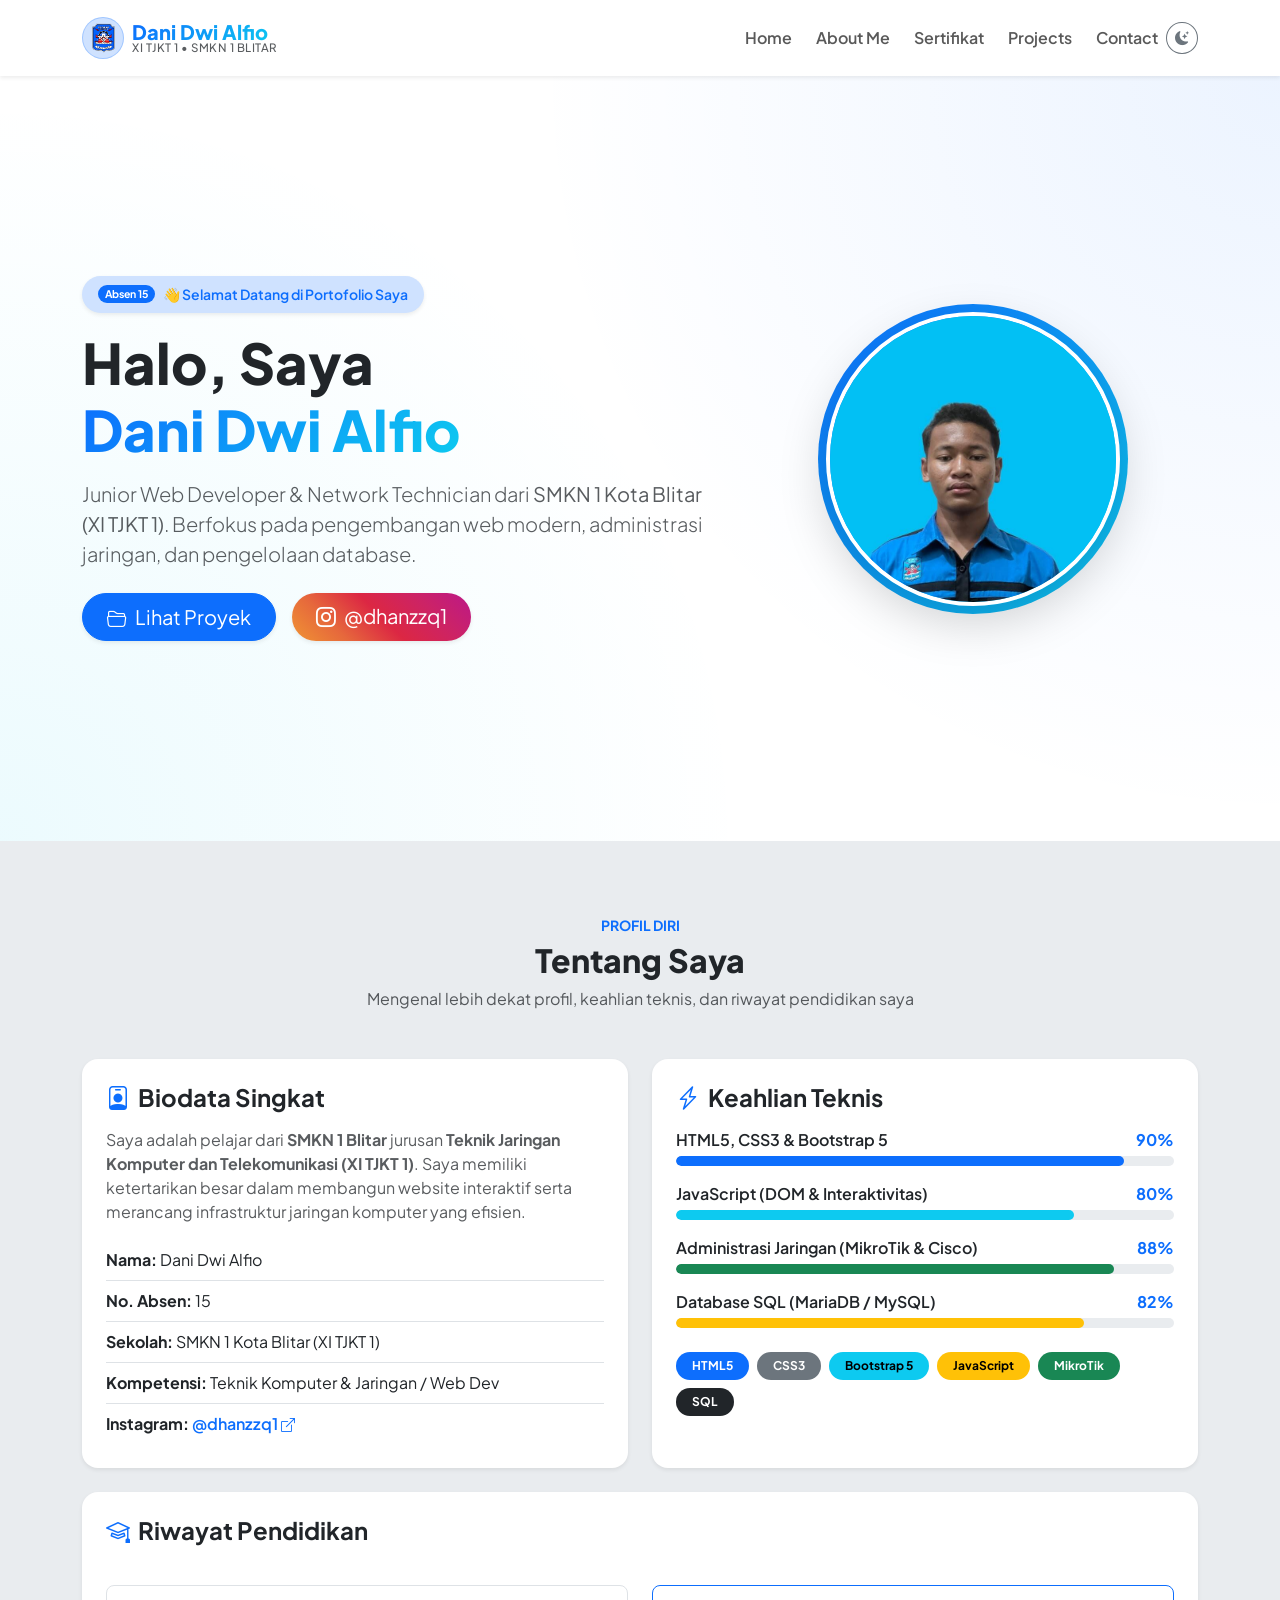
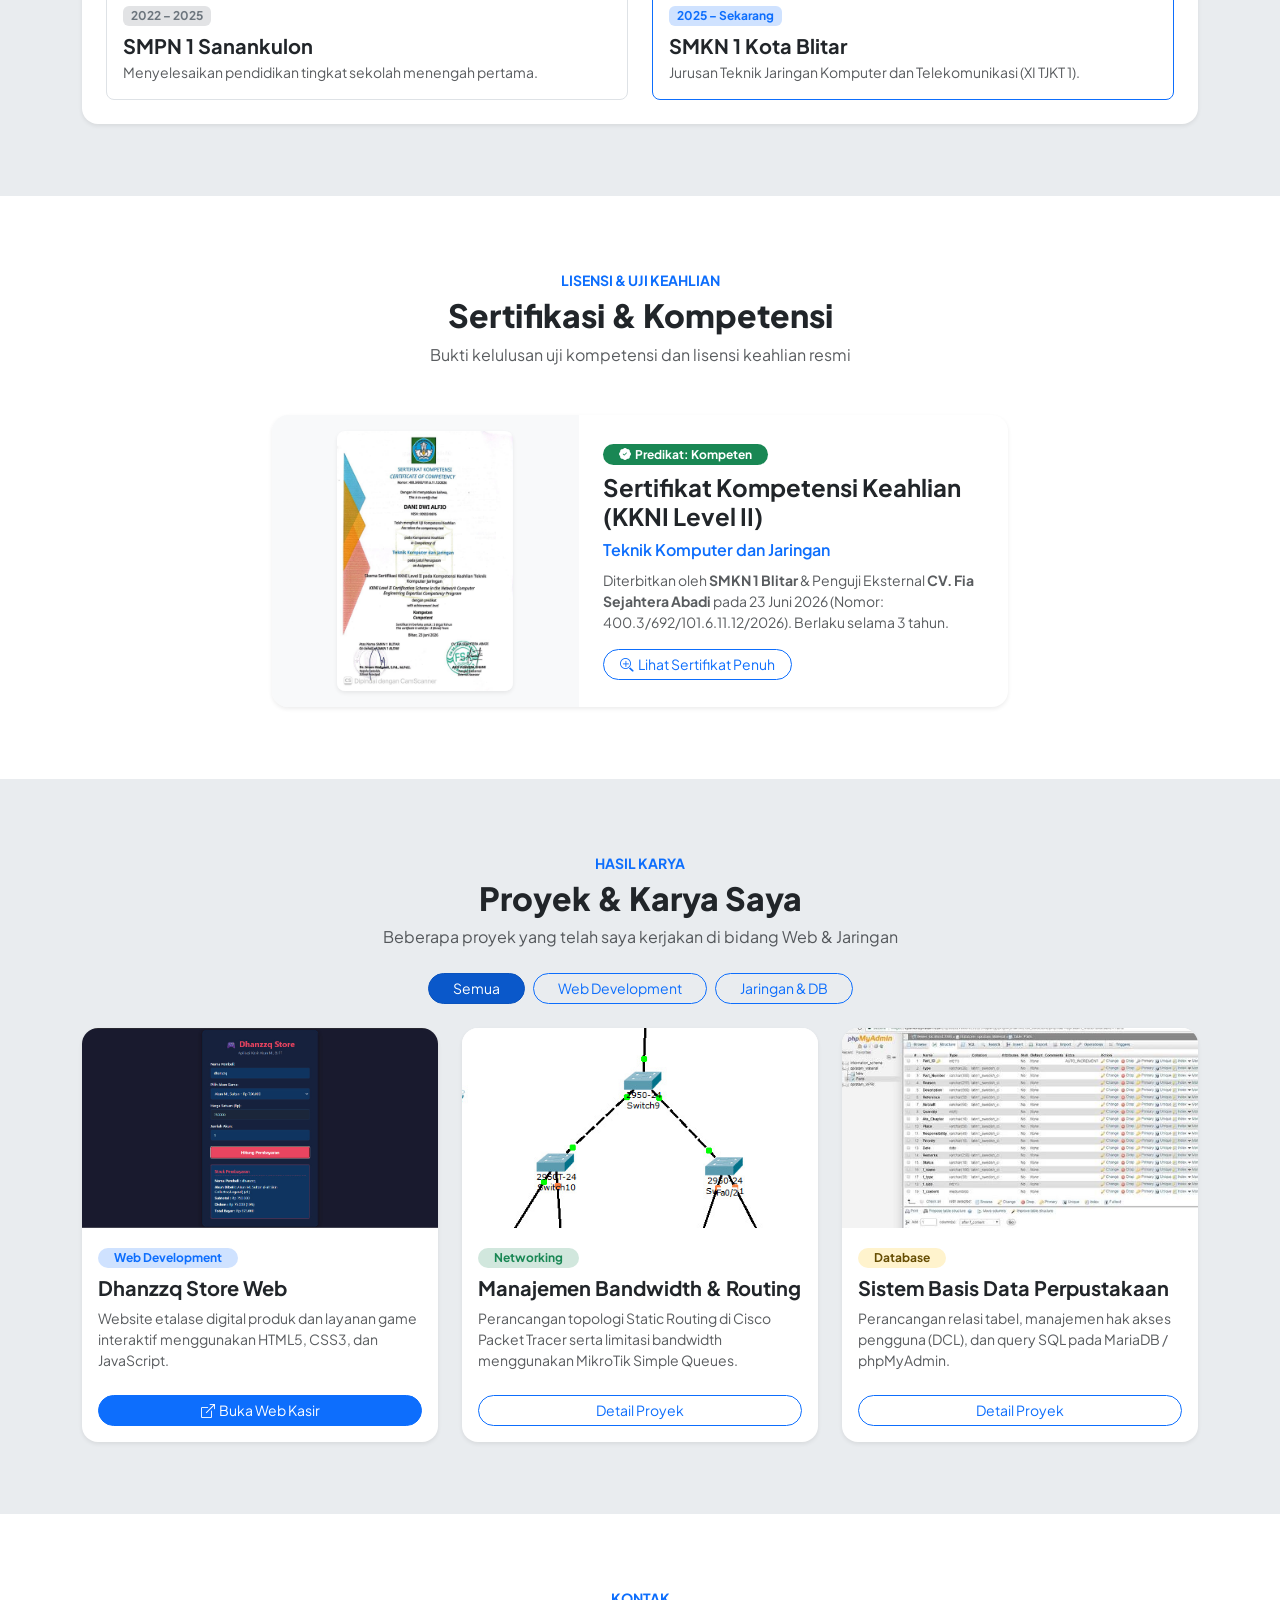
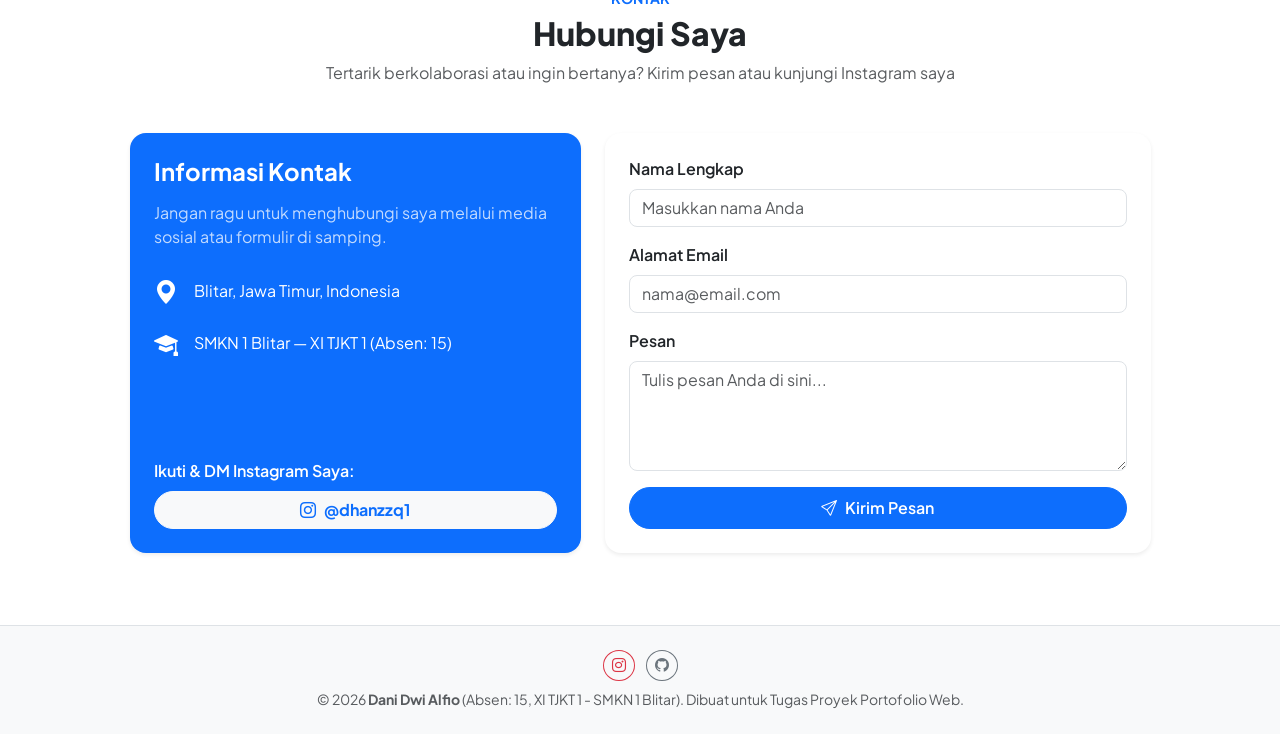
<file: index.html>
<!DOCTYPE html>
<html lang="id" data-bs-theme="light">
<head>
    <meta charset="UTF-8">
    <meta name="viewport" content="width=device-width, initial-scale=1.0">
    <title>Portofolio - Dani Dwi Alfio</title>
    <!-- Bootstrap 5 CSS -->
    <link href="https://cdn.jsdelivr.net/npm/bootstrap@5.3.3/dist/css/bootstrap.min.css" rel="stylesheet">
    <!-- Bootstrap Icons -->
    <link rel="stylesheet" href="https://cdn.jsdelivr.net/npm/bootstrap-icons@1.11.3/font/bootstrap-icons.min.css">
    <!-- Google Fonts -->
    <link href="https://fonts.googleapis.com/css2?family=Plus+Jakarta+Sans:wght@400;500;600;700;800&display=swap" rel="stylesheet">
    <!-- Custom CSS -->
    <link rel="stylesheet" href="assets/css/style.css">
</head>
<body>

    <!-- NAVBAR MODERN DENGAN LOGO SEKOLAH -->
    <header class="sticky-top shadow-sm navbar-glass">
        <nav class="navbar navbar-expand-lg">
            <div class="container py-1">
                <a class="navbar-brand d-flex align-items-center gap-2" href="#home">
                    <div class="school-logo-box d-flex align-items-center justify-content-center rounded-circle bg-primary-subtle p-1">
                        <img src="assets/img/logo-sekolah.png" alt="Logo SMKN 1 Blitar" width="34" height="34" class="object-fit-contain" onerror="this.style.display='none'; this.nextElementSibling.style.display='inline-block';">
                        <i class="bi bi-mortarboard-fill text-primary fs-5" style="display: none;"></i>
                    </div>
                    <div class="d-flex flex-column lh-1">
                        <span class="fw-extrabold fs-5 brand-gradient">Dani Dwi Alfio</span>
                        <small class="text-body-secondary fw-medium" style="font-size: 0.72rem; letter-spacing: 0.5px;">XI TJKT 1 • SMKN 1 BLITAR</small>
                    </div>
                </a>

                <div class="d-flex align-items-center order-lg-3 gap-2">
                    <!-- Tombol Dark/Light Mode -->
                    <button class="btn btn-outline-secondary btn-sm rounded-circle p-2 lh-1" id="themeToggle" title="Ubah Tema">
                        <i class="bi bi-moon-stars-fill" id="themeIcon"></i>
                    </button>
                    <!-- Hamburger Menu Mobile -->
                    <button class="navbar-toggler" type="button" data-bs-toggle="collapse" data-bs-target="#navMenu" aria-controls="navMenu" aria-expanded="false" aria-label="Toggle navigation">
                        <span class="navbar-toggler-icon"></span>
                    </button>
                </div>

                <div class="collapse navbar-collapse" id="navMenu">
                    <ul class="navbar-nav ms-auto mb-2 mb-lg-0 fw-semibold gap-lg-2">
                        <li class="nav-item"><a class="nav-link" href="#home">Home</a></li>
                        <li class="nav-item"><a class="nav-link" href="#about">About Me</a></li>
                        <li class="nav-item"><a class="nav-link" href="#certificates">Sertifikat</a></li>
                        <li class="nav-item"><a class="nav-link" href="#projects">Projects</a></li>
                        <li class="nav-item"><a class="nav-link" href="#contact">Contact</a></li>
                    </ul>
                </div>
            </div>
        </nav>
    </header>

    <main>
        <!-- 1. HERO SECTION -->
        <section id="home" class="hero-section py-5 d-flex align-items-center">
            <div class="container py-4">
                <div class="row align-items-center gy-5">
                    <div class="col-lg-7 text-center text-lg-start">
                        <div class="d-inline-flex align-items-center gap-2 bg-primary-subtle text-primary px-3 py-2 rounded-pill mb-3 fw-semibold small shadow-sm">
                            <span class="badge bg-primary rounded-pill">Absen 15</span>
                            <span>👋 Selamat Datang di Portofolio Saya</span>
                        </div>
                        <h1 class="display-4 fw-extrabold mb-3 tracking-tight">
                            Halo, Saya <br><span class="brand-gradient">Dani Dwi Alfio</span>
                        </h1>
                        <p class="lead text-body-secondary mb-4">
                            Junior Web Developer & Network Technician dari <strong>SMKN 1 Kota Blitar (XI TJKT 1)</strong>. Berfokus pada pengembangan web modern, administrasi jaringan, dan pengelolaan database.
                        </p>
                        <div class="d-flex flex-wrap justify-content-center justify-content-lg-start gap-3">
                            <a href="#projects" class="btn btn-primary btn-lg px-4 rounded-pill shadow-sm">
                                <i class="bi bi-folder2-open me-2"></i>Lihat Proyek
                            </a>
                            <a href="https://www.instagram.com/dhanzzq1" target="_blank" rel="noopener noreferrer" class="btn btn-instagram btn-lg px-4 rounded-pill text-white shadow-sm">
                                <i class="bi bi-instagram me-2"></i>@dhanzzq1
                            </a>
                        </div>
                    </div>
                    <!-- FOTO DIRI -->
                    <div class="col-lg-5 text-center">
                        <div class="profile-wrapper mx-auto position-relative">
                            <img src="assets/img/profile.jpg" alt="Foto Dani Dwi Alfio" class="img-fluid rounded-circle shadow-lg profile-img">
                        </div>
                    </div>
                </div>
            </div>
        </section>

        <!-- 2. ABOUT ME & SKILLS -->
        <section id="about" class="py-5 bg-body-secondary">
            <div class="container py-4">
                <div class="text-center mb-5">
                    <span class="text-primary fw-bold text-uppercase small tracking-wider">Profil Diri</span>
                    <h2 class="fw-extrabold mt-1">Tentang Saya</h2>
                    <p class="text-body-secondary">Mengenal lebih dekat profil, keahlian teknis, dan riwayat pendidikan saya</p>
                </div>
                
                <div class="row g-4 align-items-stretch">
                    <!-- Biodata -->
                    <div class="col-lg-6">
                        <div class="card border-0 shadow-sm h-100 hover-card rounded-4">
                            <div class="card-body p-4">
                                <h4 class="fw-bold mb-3"><i class="bi bi-person-badge text-primary me-2"></i>Biodata Singkat</h4>
                                <p class="text-body-secondary">
                                    Saya adalah pelajar dari <strong>SMKN 1 Blitar</strong> jurusan <strong>Teknik Jaringan Komputer dan Telekomunikasi (XI TJKT 1)</strong>. Saya memiliki ketertarikan besar dalam membangun website interaktif serta merancang infrastruktur jaringan komputer yang efisien.
                                </p>
                                <ul class="list-group list-group-flush mt-3">
                                    <li class="list-group-item bg-transparent px-0"><strong>Nama:</strong> Dani Dwi Alfio</li>
                                    <li class="list-group-item bg-transparent px-0"><strong>No. Absen:</strong> 15</li>
                                    <li class="list-group-item bg-transparent px-0"><strong>Sekolah:</strong> SMKN 1 Kota Blitar (XI TJKT 1)</li>
                                    <li class="list-group-item bg-transparent px-0"><strong>Kompetensi:</strong> Teknik Komputer & Jaringan / Web Dev</li>
                                    <li class="list-group-item bg-transparent px-0">
                                        <strong>Instagram:</strong> 
                                        <a href="https://www.instagram.com/dhanzzq1" target="_blank" class="text-decoration-none fw-semibold">
                                            @dhanzzq1 <i class="bi bi-box-arrow-up-right small"></i>
                                        </a>
                                    </li>
                                </ul>
                            </div>
                        </div>
                    </div>

                    <!-- Keahlian Teknis -->
                    <div class="col-lg-6">
                        <div class="card border-0 shadow-sm h-100 hover-card rounded-4">
                            <div class="card-body p-4">
                                <h4 class="fw-bold mb-3"><i class="bi bi-lightning-charge text-primary me-2"></i>Keahlian Teknis</h4>
                                
                                <div class="mb-3">
                                    <div class="d-flex justify-content-between mb-1">
                                        <span class="fw-semibold">HTML5, CSS3 & Bootstrap 5</span>
                                        <span class="text-primary fw-bold">90%</span>
                                    </div>
                                    <div class="progress rounded-pill" style="height: 10px;">
                                        <div class="progress-bar bg-primary rounded-pill" style="width: 90%"></div>
                                    </div>
                                </div>

                                <div class="mb-3">
                                    <div class="d-flex justify-content-between mb-1">
                                        <span class="fw-semibold">JavaScript (DOM & Interaktivitas)</span>
                                        <span class="text-primary fw-bold">80%</span>
                                    </div>
                                    <div class="progress rounded-pill" style="height: 10px;">
                                        <div class="progress-bar bg-info rounded-pill" style="width: 80%"></div>
                                    </div>
                                </div>

                                <div class="mb-3">
                                    <div class="d-flex justify-content-between mb-1">
                                        <span class="fw-semibold">Administrasi Jaringan (MikroTik & Cisco)</span>
                                        <span class="text-primary fw-bold">88%</span>
                                    </div>
                                    <div class="progress rounded-pill" style="height: 10px;">
                                        <div class="progress-bar bg-success rounded-pill" style="width: 88%"></div>
                                    </div>
                                </div>

                                <div class="mb-3">
                                    <div class="d-flex justify-content-between mb-1">
                                        <span class="fw-semibold">Database SQL (MariaDB / MySQL)</span>
                                        <span class="text-primary fw-bold">82%</span>
                                    </div>
                                    <div class="progress rounded-pill" style="height: 10px;">
                                        <div class="progress-bar bg-warning rounded-pill" style="width: 82%"></div>
                                    </div>
                                </div>

                                <div class="mt-4 d-flex flex-wrap gap-2">
                                    <span class="badge rounded-pill text-bg-primary px-3 py-2">HTML5</span>
                                    <span class="badge rounded-pill text-bg-secondary px-3 py-2">CSS3</span>
                                    <span class="badge rounded-pill text-bg-info px-3 py-2">Bootstrap 5</span>
                                    <span class="badge rounded-pill text-bg-warning px-3 py-2">JavaScript</span>
                                    <span class="badge rounded-pill text-bg-success px-3 py-2">MikroTik</span>
                                    <span class="badge rounded-pill text-bg-dark px-3 py-2">SQL</span>
                                </div>
                            </div>
                        </div>
                    </div>
                </div>

                <!-- RIWAYAT PENDIDIKAN TERPISAH DI BAWAHNYA -->
                <div class="row mt-4">
                    <div class="col-12">
                        <div class="card border-0 shadow-sm hover-card rounded-4">
                            <div class="card-body p-4">
                                <h4 class="fw-bold mb-3"><i class="bi bi-mortarboard text-primary me-2"></i>Riwayat Pendidikan</h4>
                                <div class="row g-4 mt-1">
                                    <div class="col-md-6">
                                        <div class="p-3 border rounded-3 bg-body h-100">
                                            <span class="badge bg-secondary-subtle text-secondary mb-2">2022 – 2025</span>
                                            <h5 class="fw-bold mb-1">SMPN 1 Sanankulon</h5>
                                            <p class="text-body-secondary small mb-0">Menyelesaikan pendidikan tingkat sekolah menengah pertama.</p>
                                        </div>
                                    </div>
                                    <div class="col-md-6">
                                        <div class="p-3 border border-primary rounded-3 bg-body h-100">
                                            <span class="badge bg-primary-subtle text-primary mb-2">2025 – Sekarang</span>
                                            <h5 class="fw-bold mb-1">SMKN 1 Kota Blitar</h5>
                                            <p class="text-body-secondary small mb-0">Jurusan Teknik Jaringan Komputer dan Telekomunikasi (XI TJKT 1).</p>
                                        </div>
                                    </div>
                                </div>
                            </div>
                        </div>
                    </div>
                </div>
            </div>
        </section>

        <!-- 3. SERTIFIKASI & KOMPETENSI -->
        <section id="certificates" class="py-5">
            <div class="container py-4">
                <div class="text-center mb-5">
                    <span class="text-primary fw-bold text-uppercase small tracking-wider">Lisensi & Uji Keahlian</span>
                    <h2 class="fw-extrabold mt-1">Sertifikasi & Kompetensi</h2>
                    <p class="text-body-secondary">Bukti kelulusan uji kompetensi dan lisensi keahlian resmi</p>
                </div>

                <div class="row justify-content-center">
                    <div class="col-lg-8">
                        <div class="card border-0 shadow-sm overflow-hidden hover-card rounded-4">
                            <div class="row g-0 align-items-center">
                                <div class="col-md-5 bg-light text-center p-3">
                                    <img src="assets/img/sertifikat.jpg" alt="Sertifikat Kompetensi Dani Dwi Alfio" class="img-fluid rounded-3 shadow-sm cert-thumb" style="max-height: 260px; object-fit: cover;">
                                </div>
                                <div class="col-md-7">
                                    <div class="card-body p-4">
                                        <span class="badge bg-success rounded-pill px-3 py-1 mb-2"><i class="bi bi-patch-check-fill me-1"></i>Predikat: Kompeten</span>
                                        <h4 class="card-title fw-bold">Sertifikat Kompetensi Keahlian (KKNI Level II)</h4>
                                        <p class="text-primary fw-semibold mb-2">Teknik Komputer dan Jaringan</p>
                                        <p class="card-text small text-body-secondary mb-3">
                                            Diterbitkan oleh <strong>SMKN 1 Blitar</strong> & Penguji Eksternal <strong>CV. Fia Sejahtera Abadi</strong> pada 23 Juni 2026 (Nomor: 400.3/692/101.6.11.12/2026). Berlaku selama 3 tahun.
                                        </p>
                                        <button type="button" class="btn btn-outline-primary btn-sm rounded-pill px-3" data-bs-toggle="modal" data-bs-target="#certModal">
                                            <i class="bi bi-zoom-in me-1"></i>Lihat Sertifikat Penuh
                                        </button>
                                    </div>
                                </div>
                            </div>
                        </div>
                    </div>
                </div>
            </div>
        </section>

        <!-- 4. PORTFOLIO / PROJECTS -->
        <section id="projects" class="py-5 bg-body-secondary">
            <div class="container py-4">
                <div class="text-center mb-4">
                    <span class="text-primary fw-bold text-uppercase small tracking-wider">Hasil Karya</span>
                    <h2 class="fw-extrabold mt-1">Proyek & Karya Saya</h2>
                    <p class="text-body-secondary">Beberapa proyek yang telah saya kerjakan di bidang Web & Jaringan</p>
                </div>

                <!-- Filter Kategori Proyek -->
                <div class="d-flex justify-content-center gap-2 mb-4 flex-wrap">
                    <button class="btn btn-primary btn-sm rounded-pill px-4 filter-btn active" data-filter="all">Semua</button>
                    <button class="btn btn-outline-primary btn-sm rounded-pill px-4 filter-btn" data-filter="web">Web Development</button>
                    <button class="btn btn-outline-primary btn-sm rounded-pill px-4 filter-btn" data-filter="network">Jaringan & DB</button>
                </div>

                <div class="row g-4" id="projectGrid">
                    <!-- Proyek 1 -->
                    <div class="col-md-6 col-lg-4 project-item" data-category="web">
                        <div class="card h-100 border-0 shadow-sm project-card hover-card rounded-4 overflow-hidden">
                            <img src="assets/img/project-1.jpg" class="card-img-top" alt="Dhanzzq Store" style="height: 200px; object-fit: cover;">
                            <div class="card-body">
                                <span class="badge bg-primary-subtle text-primary rounded-pill px-3 mb-2">Web Development</span>
                                <h5 class="card-title fw-bold">Dhanzzq Store Web</h5>
                                <p class="card-text text-body-secondary small">
                                    Website etalase digital produk dan layanan game interaktif menggunakan HTML5, CSS3, dan JavaScript.
                                </p>
                            </div>
                            <div class="card-footer bg-transparent border-0 pb-3">
                                <a href="project_kasir/index.html" target="_blank" class="btn btn-sm btn-primary rounded-pill w-100">
                                    <i class="bi bi-box-arrow-up-right me-1"></i>Buka Web Kasir
                                </a>
                            </div>
                        </div>
                    </div>

                    <!-- Proyek 2 -->
                    <div class="col-md-6 col-lg-4 project-item" data-category="network">
                        <div class="card h-100 border-0 shadow-sm project-card hover-card rounded-4 overflow-hidden">
                            <img src="assets/img/project-2.jpg" class="card-img-top" alt="Konfigurasi MikroTik & Cisco" style="height: 200px; object-fit: cover;">
                            <div class="card-body">
                                <span class="badge bg-success-subtle text-success rounded-pill px-3 mb-2">Networking</span>
                                <h5 class="card-title fw-bold">Manajemen Bandwidth & Routing</h5>
                                <p class="card-text text-body-secondary small">
                                    Perancangan topologi Static Routing di Cisco Packet Tracer serta limitasi bandwidth menggunakan MikroTik Simple Queues.
                                </p>
                            </div>
                            <div class="card-footer bg-transparent border-0 pb-3">
                                <a href="#contact" class="btn btn-sm btn-outline-primary rounded-pill w-100">Detail Proyek</a>
                            </div>
                        </div>
                    </div>

                    <!-- Proyek 3 -->
                    <div class="col-md-6 col-lg-4 project-item" data-category="network">
                        <div class="card h-100 border-0 shadow-sm project-card hover-card rounded-4 overflow-hidden">
                            <img src="assets/img/project-3.jpg" class="card-img-top" alt="Sistem Database Perpustakaan" style="height: 200px; object-fit: cover;">
                            <div class="card-body">
                                <span class="badge bg-warning-subtle text-warning-emphasis rounded-pill px-3 mb-2">Database</span>
                                <h5 class="card-title fw-bold">Sistem Basis Data Perpustakaan</h5>
                                <p class="card-text text-body-secondary small">
                                    Perancangan relasi tabel, manajemen hak akses pengguna (DCL), dan query SQL pada MariaDB / phpMyAdmin.
                                </p>
                            </div>
                            <div class="card-footer bg-transparent border-0 pb-3">
                                <a href="#contact" class="btn btn-sm btn-outline-primary rounded-pill w-100">Detail Proyek</a>
                            </div>
                        </div>
                    </div>
                </div>
            </div>
        </section>

        <!-- 5. CONTACT SECTION -->
        <section id="contact" class="py-5">
            <div class="container py-4">
                <div class="text-center mb-5">
                    <span class="text-primary fw-bold text-uppercase small tracking-wider">Kontak</span>
                    <h2 class="fw-extrabold mt-1">Hubungi Saya</h2>
                    <p class="text-body-secondary">Tertarik berkolaborasi atau ingin bertanya? Kirim pesan atau kunjungi Instagram saya</p>
                </div>

                <div class="row g-4 justify-content-center">
                    <div class="col-lg-5">
                        <div class="card border-0 shadow-sm bg-primary text-white h-100 rounded-4">
                            <div class="card-body p-4 d-flex flex-column justify-content-between">
                                <div>
                                    <h4 class="fw-bold mb-3">Informasi Kontak</h4>
                                    <p class="opacity-75 mb-4">
                                        Jangan ragu untuk menghubungi saya melalui media sosial atau formulir di samping.
                                    </p>
                                    <div class="d-flex align-items-center mb-3">
                                        <i class="bi bi-geo-alt-fill fs-4 me-3"></i>
                                        <span>Blitar, Jawa Timur, Indonesia</span>
                                    </div>
                                    <div class="d-flex align-items-center mb-3">
                                        <i class="bi bi-mortarboard-fill fs-4 me-3"></i>
                                        <span>SMKN 1 Blitar — XI TJKT 1 (Absen: 15)</span>
                                    </div>
                                </div>

                                <div class="mt-4">
                                    <p class="fw-semibold mb-2">Ikuti & DM Instagram Saya:</p>
                                    <a href="https://www.instagram.com/dhanzzq1" target="_blank" rel="noopener noreferrer" class="btn btn-light text-primary fw-bold w-100 rounded-pill">
                                        <i class="bi bi-instagram me-2"></i>@dhanzzq1
                                    </a>
                                </div>
                            </div>
                        </div>
                    </div>

                    <div class="col-lg-6">
                        <div class="card border-0 shadow-sm h-100 rounded-4">
                            <div class="card-body p-4">
                                <form id="contactForm">
                                    <div class="mb-3">
                                        <label for="senderName" class="form-label fw-semibold">Nama Lengkap</label>
                                        <input type="text" class="form-control rounded-3" id="senderName" placeholder="Masukkan nama Anda" required>
                                    </div>
                                    <div class="mb-3">
                                        <label for="senderEmail" class="form-label fw-semibold">Alamat Email</label>
                                        <input type="email" class="form-control rounded-3" id="senderEmail" placeholder="nama@email.com" required>
                                    </div>
                                    <div class="mb-3">
                                        <label for="senderMessage" class="form-label fw-semibold">Pesan</label>
                                        <textarea class="form-control rounded-3" id="senderMessage" rows="4" placeholder="Tulis pesan Anda di sini..." required></textarea>
                                    </div>
                                    <button type="submit" class="btn btn-primary w-100 rounded-pill py-2 fw-semibold">
                                        <i class="bi bi-send me-2"></i>Kirim Pesan
                                    </button>
                                </form>
                                <div id="formAlert" class="alert alert-success mt-3 d-none" role="alert">
                                    Terima kasih! Pesan Anda berhasil dikirim.
                                </div>
                            </div>
                        </div>
                    </div>
                </div>
            </div>
        </section>
    </main>

    <!-- FOOTER -->
    <footer class="py-4 bg-body-tertiary border-top text-center">
        <div class="container">
            <div class="mb-2">
                <a href="https://www.instagram.com/dhanzzq1" target="_blank" class="btn btn-outline-danger btn-sm rounded-circle mx-1" title="Instagram">
                    <i class="bi bi-instagram"></i>
                </a>
                <a href="https://github.com/" target="_blank" class="btn btn-outline-secondary btn-sm rounded-circle mx-1" title="GitHub">
                    <i class="bi bi-github"></i>
                </a>
            </div>
            <p class="mb-0 small text-body-secondary">
                &copy; 2026 <strong>Dani Dwi Alfio</strong> (Absen: 15, XI TJKT 1 - SMKN 1 Blitar). Dibuat untuk Tugas Proyek Portofolio Web.
            </p>
        </div>
    </footer>

    <!-- MODAL PREVIEW SERTIFIKAT -->
    <div class="modal fade" id="certModal" tabindex="-1" aria-labelledby="certModalLabel" aria-hidden="true">
        <div class="modal-dialog modal-dialog-centered modal-lg">
            <div class="modal-content rounded-4">
                <div class="modal-header">
                    <h5 class="modal-title fw-bold" id="certModalLabel">Sertifikat Kompetensi - Dani Dwi Alfio</h5>
                    <button type="button" class="btn-close" data-bs-dismiss="modal" aria-label="Close"></button>
                </div>
                <div class="modal-body text-center bg-light">
                    <img src="assets/img/sertifikat.jpg" alt="Sertifikat Kompetensi Penuh" class="img-fluid rounded shadow">
                </div>
            </div>
        </div>
    </div>

    <!-- Bootstrap JS Bundle -->
    <script src="https://cdn.jsdelivr.net/npm/bootstrap@5.3.3/dist/js/bootstrap.bundle.min.js"></script>
    <!-- Custom JS -->
    <script src="assets/js/script.js"></script>
</body>
</html>
</file>
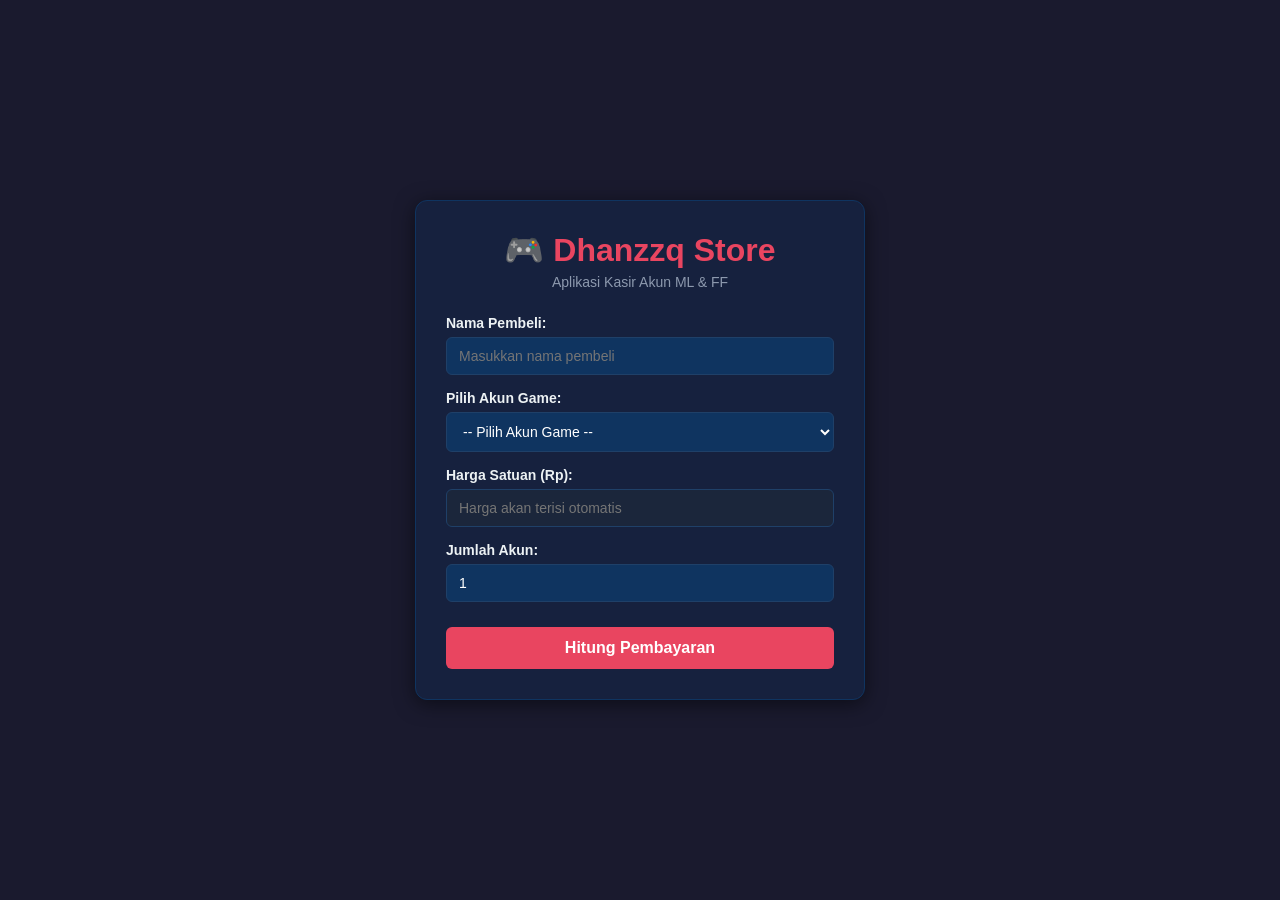
<file: project_kasir/index.html>
<!DOCTYPE html>
<html lang="id">
<head>
    <meta charset="UTF-8">
    <meta name="viewport" content="width=device-width, initial-scale=1.0">
    <title>Dhanzzq Store - Kasir Akun Game</title>
    <link rel="stylesheet" href="style.css">
</head>
<body>

    <div class="container">
        <h1>🎮 Dhanzzq Store</h1>
        <p class="subtitle">Aplikasi Kasir Akun ML & FF</p>

        <!-- Form Input -->
        <div class="form-group">
            <label for="namaPembeli">Nama Pembeli:</label>
            <input type="text" id="namaPembeli" placeholder="Masukkan nama pembeli">
        </div>

        <div class="form-group">
            <label for="pilihanAkun">Pilih Akun Game:</label>
            <select id="pilihanAkun" onchange="updateHargaAuto()">
                <option value="" data-harga="0">-- Pilih Akun Game --</option>
                <optgroup label="Mobile Legends (ML)">
                    <option value="Akun ML Sultan (Full Skin Collector/Legend)" data-harga="750000">Akun ML Sultan - Rp 750.000</option>
                    <option value="Akun ML Rank Mythic (Skin Epic Rapi)" data-harga="300000">Akun ML Mythic - Rp 300.000</option>
                    <option value="Akun ML Smurf (Winrate Tinggi)" data-harga="150000">Akun ML Smurf - Rp 150.000</option>
                </optgroup>
                <optgroup label="Free Fire (FF)">
                    <option value="Akun FF Old (Bundle Hip Hop & Sakura)" data-harga="600000">Akun FF Old Sakurahip - Rp 600.000</option>
                    <option value="Akun FF Master (Set Sembintang & EVO Gun)" data-harga="350000">Akun FF Master EVO - Rp 350.000</option>
                    <option value="Akun FF Semi Sultan (Senjata Lengkap)" data-harga="200000">Akun FF Semi Sultan - Rp 200.000</option>
                </optgroup>
            </select>
        </div>

        <div class="form-group">
            <label for="hargaBarang">Harga Satuan (Rp):</label>
            <input type="number" id="hargaBarang" placeholder="Harga akan terisi otomatis" readonly>
        </div>

        <div class="form-group">
            <label for="jumlahBarang">Jumlah Akun:</label>
            <input type="number" id="jumlahBarang" value="1" min="1" placeholder="Masukkan jumlah">
        </div>

        <button onclick="hitungTotal()">Hitung Pembayaran</button>

        <!-- Area Output / Hasil -->
        <div id="output" class="output-box" style="display: none;">
            <h3>Struk Pembayaran</h3>
            <p><strong>Nama Pembeli :</strong> <span id="outNamaPembeli">-</span></p>
            <p><strong>Akun Dibeli :</strong> <span id="outNamaBarang">-</span></p>
            <p><strong>Subtotal :</strong> <span id="outSubtotal">-</span></p>
            <p><strong>Diskon :</strong> <span id="outDiskon">-</span></p>
            <p><strong>Total Bayar :</strong> <span id="outTotalBayar">-</span></p>
        </div>
    </div>

    <script src="script.js"></script>
</body>
</html>
</file>
<file: assets/css/style.css>
body {
    font-family: 'Plus Jakarta Sans', sans-serif;
    scroll-behavior: smooth;
}

.fw-extrabold {
    font-weight: 800;
}

/* Navbar Glassmorphism */
.navbar-glass {
    background-color: rgba(var(--bs-body-bg-rgb), 0.85);
    backdrop-filter: blur(12px);
    -webkit-backdrop-filter: blur(12px);
}

/* Bingkai Logo Sekolah */
.school-logo-box {
    width: 42px;
    height: 42px;
    border: 1px solid rgba(13, 110, 253, 0.25);
}

/* Gradient Teks Nama */
.brand-gradient {
    background: linear-gradient(135deg, #0d6efd 0%, #0dcaf0 100%);
    -webkit-background-clip: text;
    -webkit-text-fill-color: transparent;
}

/* Hero Section */
.hero-section {
    min-height: 85vh;
    background: radial-gradient(circle at top right, rgba(13, 110, 253, 0.08), transparent 50%),
                radial-gradient(circle at bottom left, rgba(13, 202, 240, 0.08), transparent 50%);
}

.profile-wrapper {
    max-width: 310px;
    padding: 8px;
    border-radius: 50%;
    background: linear-gradient(135deg, #0d6efd, #0dcaf0);
}

.profile-img {
    width: 100%;
    aspect-ratio: 1 / 1;
    object-fit: cover;
    border: 4px solid var(--bs-body-bg);
}

/* Tombol Instagram */
.btn-instagram {
    background: linear-gradient(45deg, #f09433 0%, #e6683c 25%, #dc2743 50%, #cc2366 75%, #bc1888 100%);
    border: none;
    transition: transform 0.2s ease, box-shadow 0.2s ease;
}

.btn-instagram:hover {
    transform: translateY(-2px);
    box-shadow: 0 6px 15px rgba(220, 39, 67, 0.35);
}

/* Efek Hover pada Card */
.hover-card {
    transition: transform 0.25s ease, box-shadow 0.25s ease;
}

.hover-card:hover {
    transform: translateY(-6px);
    box-shadow: 0 12px 24px rgba(0, 0, 0, 0.08) !important;
}

.cert-thumb {
    cursor: pointer;
    transition: transform 0.2s ease;
}

.cert-thumb:hover {
    transform: scale(1.03);
}
</file>
<file: project_kasir/style.css>
* {
    box-sizing: border-box;
    margin: 0;
    padding: 0;
    font-family: 'Segoe UI', Tahoma, Geneva, Verdana, sans-serif;
}

body {
    background-color: #1a1a2e;
    color: #ffffff;
    display: flex;
    justify-content: center;
    align-items: center;
    min-height: 100vh;
}

.container {
    background: #16213e;
    padding: 30px;
    border-radius: 12px;
    box-shadow: 0 4px 20px rgba(0, 0, 0, 0.5);
    width: 100%;
    max-width: 450px;
    border: 1px solid #0f3460;
}

h1 {
    color: #e94560;
    text-align: center;
    margin-bottom: 5px;
}

.subtitle {
    text-align: center;
    color: #8d99ae;
    font-size: 14px;
    margin-bottom: 25px;
}

.form-group {
    margin-bottom: 15px;
}

label {
    display: block;
    margin-bottom: 6px;
    color: #edf2f4;
    font-weight: 600;
    font-size: 14px;
}

input, select {
    width: 100%;
    padding: 10px 12px;
    background-color: #0f3460;
    border: 1px solid #1f4068;
    border-radius: 6px;
    color: #fff;
    font-size: 14px;
    outline: none;
    transition: border-color 0.3s;
}

input:focus, select:focus {
    border-color: #e94560;
}

input[readonly] {
    background-color: #1b263b;
    color: #a8dadc;
    cursor: not-allowed;
}

button {
    width: 100%;
    background-color: #e94560;
    color: white;
    border: none;
    padding: 12px;
    border-radius: 6px;
    font-size: 16px;
    font-weight: bold;
    cursor: pointer;
    transition: background-color 0.3s;
    margin-top: 10px;
}

button:hover {
    background-color: #c92a42;
}

.output-box {
    margin-top: 25px;
    background: #0f3460;
    border: 1px solid #e94560;
    padding: 15px;
    border-radius: 6px;
}

.output-box h3 {
    color: #e94560;
    margin-bottom: 10px;
    font-size: 16px;
    border-bottom: 1px dashed #e94560;
    padding-bottom: 5px;
}

.output-box p {
    color: #edf2f4;
    font-size: 14px;
    margin-bottom: 6px;
}
</file>
